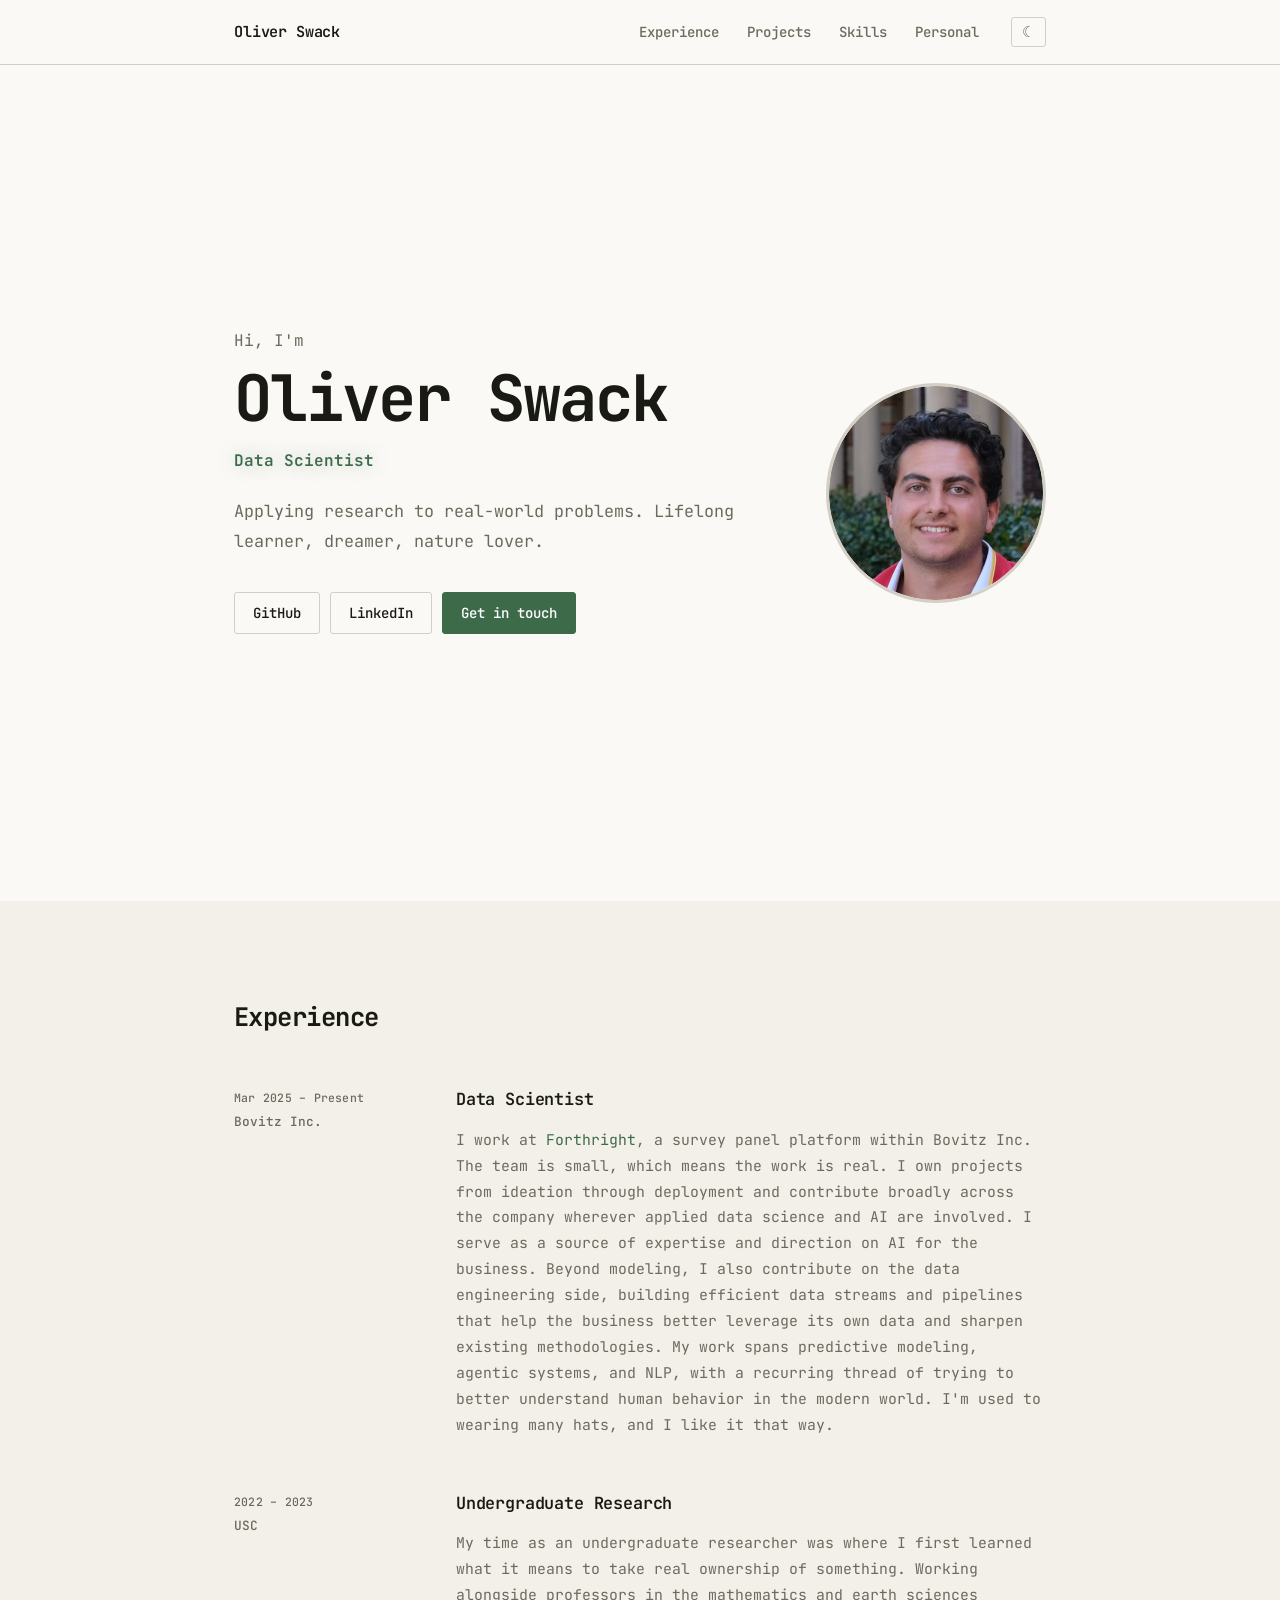
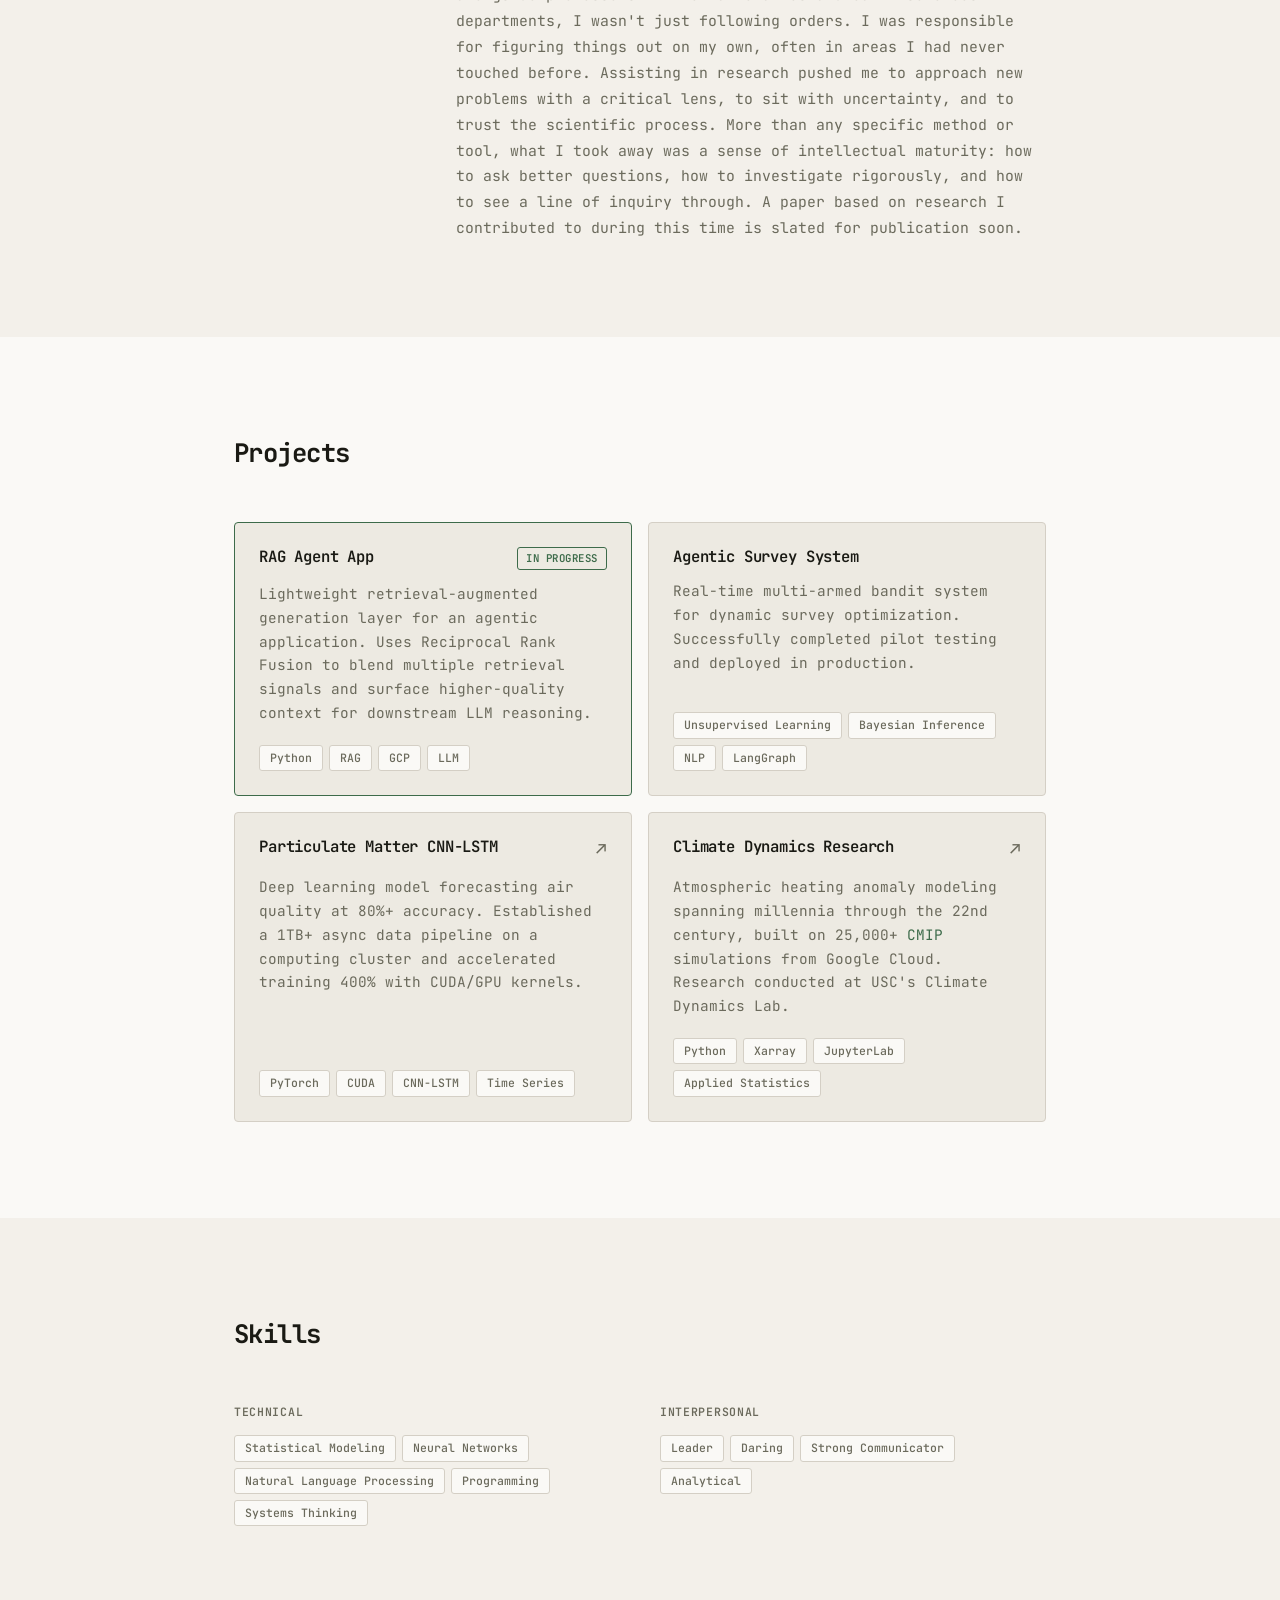
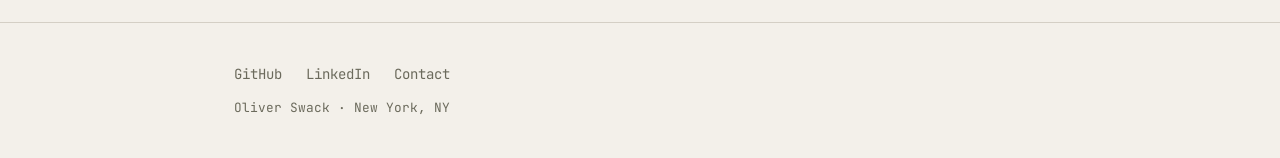
<file: index.html>
<!DOCTYPE html>
<html lang="en" data-theme="light">
<head>
  <meta charset="UTF-8">
  <meta name="viewport" content="width=device-width, initial-scale=1.0">
  <title>Oliver Swack</title>
  <link rel="preconnect" href="https://fonts.googleapis.com">
  <link rel="preconnect" href="https://fonts.gstatic.com" crossorigin>
  <link href="https://fonts.googleapis.com/css2?family=Inter:wght@300;400;500;600;700&family=JetBrains+Mono:wght@400;500;600&display=swap" rel="stylesheet">
  <link rel="stylesheet" href="style.css">
</head>
<body>

  <header>
    <nav>
      <span class="nav-logo">Oliver Swack</span>
      <ul>
        <li><a href="#experience">Experience</a></li>
        <li><a href="#projects">Projects</a></li>
        <li><a href="#skills">Skills</a></li>
        <li><a href="personal.html">Personal</a></li>
      </ul>
      <button class="theme-toggle" aria-label="Toggle dark mode">
        <span class="theme-icon">☾</span>
      </button>
    </nav>
  </header>

  <main>

    <!-- Hero -->
    <section class="hero" id="home">
      <div class="container hero-container">
        <div class="hero-text">
          <div class="hero-text-inner">
            <p class="hero-greeting">Hi, I'm</p>
            <h1 class="hero-name">Oliver Swack</h1>
            <p class="hero-title">Data Scientist</p>
            <p class="hero-tagline">Applying research to real-world problems. Lifelong learner, dreamer, nature lover.</p>
            <div class="hero-links">
              <a href="https://github.com/omswack" target="_blank" rel="noopener" class="btn btn-outline">GitHub</a>
              <a href="https://www.linkedin.com/in/oliverswack/" target="_blank" rel="noopener" class="btn btn-outline">LinkedIn</a>
              <a href="mailto:olivers29@gmail.com" class="btn btn-primary">Get in touch</a>
            </div>
          </div>
        </div>
        <div class="hero-portrait">
          <img src="./portrait_for_page.png" alt="Oliver Swack">
        </div>
      </div>
    </section>

    <!-- Experience -->
    <section id="experience">
      <div class="container">
        <h2 class="section-title fade-in">Experience</h2>
        <div class="timeline">

          <div class="timeline-item fade-in">
            <div class="timeline-meta">
              <span class="timeline-date">Mar 2025 – Present</span>
              <span class="timeline-company">Bovitz Inc.</span>
            </div>
            <div class="timeline-content">
              <h3>Data Scientist</h3>
              <p class="timeline-summary">I work at <a href="https://www.forthrightaccess.com/" target="_blank" rel="noopener">Forthright</a>, a survey panel platform within Bovitz Inc. The team is small, which means the work is real. I own projects from ideation through deployment and contribute broadly across the company wherever applied data science and AI are involved. I serve as a source of expertise and direction on AI for the business. Beyond modeling, I also contribute on the data engineering side, building efficient data streams and pipelines that help the business better leverage its own data and sharpen existing methodologies. My work spans predictive modeling, agentic systems, and NLP, with a recurring thread of trying to better understand human behavior in the modern world. I'm used to wearing many hats, and I like it that way.</p>
            </div>
          </div>

          <div class="timeline-item fade-in">
            <div class="timeline-meta">
              <span class="timeline-date">2022 – 2023</span>
              <span class="timeline-company">USC</span>
            </div>
            <div class="timeline-content">
              <h3>Undergraduate Research</h3>
              <p class="timeline-summary">My time as an undergraduate researcher was where I first learned what it means to take real ownership of something. Working alongside professors in the mathematics and earth sciences departments, I wasn't just following orders. I was responsible for figuring things out on my own, often in areas I had never touched before. Assisting in research pushed me to approach new problems with a critical lens, to sit with uncertainty, and to trust the scientific process. More than any specific method or tool, what I took away was a sense of intellectual maturity: how to ask better questions, how to investigate rigorously, and how to see a line of inquiry through. A paper based on research I contributed to during this time is slated for publication soon.</p>
            </div>
          </div>

        </div>
      </div>
    </section>

    <!-- Projects -->
    <section id="projects">
      <div class="container">
        <h2 class="section-title fade-in">Projects</h2>
        <div class="projects-grid">

          <div class="project-card project-card--current fade-in">
            <div class="project-header">
              <h3>RAG Agent App</h3>
              <span class="project-badge">In Progress</span>
            </div>
            <p>Lightweight retrieval-augmented generation layer for an agentic application. Uses Reciprocal Rank Fusion to blend multiple retrieval signals and surface higher-quality context for downstream LLM reasoning.</p>
            <div class="tags">
              <span class="tag">Python</span>
              <span class="tag">RAG</span>
              <span class="tag">GCP</span>
              <span class="tag">LLM</span>
            </div>
          </div>

          <div class="project-card fade-in">
            <div class="project-header">
              <h3>Agentic Survey System</h3>
            </div>
            <p>Real-time multi-armed bandit system for dynamic survey optimization. Successfully completed pilot testing and deployed in production.</p>
            <div class="tags">
              <span class="tag">Unsupervised Learning</span>
              <span class="tag">Bayesian Inference</span>
              <span class="tag">NLP</span>
              <span class="tag">LangGraph</span>
            </div>
          </div>

          <div class="project-card fade-in">
            <div class="project-header">
              <h3>Particulate Matter CNN-LSTM</h3>
              <a href="https://github.com/omswack/aersol-CNN-LSTM" target="_blank" rel="noopener" class="project-link" aria-label="View on GitHub">↗</a>
            </div>
            <p>Deep learning model forecasting air quality at 80%+ accuracy. Established a 1TB+ async data pipeline on a computing cluster and accelerated training 400% with CUDA/GPU kernels.</p>
            <div class="tags">
              <span class="tag">PyTorch</span>
              <span class="tag">CUDA</span>
              <span class="tag">CNN-LSTM</span>
              <span class="tag">Time Series</span>
            </div>
          </div>

          <div class="project-card fade-in">
            <div class="project-header">
              <h3>Climate Dynamics Research</h3>
              <a href="https://github.com/omswack/summer-research-2023" target="_blank" rel="noopener" class="project-link" aria-label="View on GitHub">↗</a>
            </div>
            <p>Atmospheric heating anomaly modeling spanning millennia through the 22nd century, built on 25,000+ <a href="https://wcrp-cmip.org/cmip-phases/cmip7/" target="_blank" rel="noopener">CMIP</a> simulations from Google Cloud. Research conducted at USC's Climate Dynamics Lab.</p>
            <div class="tags">
              <span class="tag">Python</span>
              <span class="tag">Xarray</span>
              <span class="tag">JupyterLab</span>
              <span class="tag">Applied Statistics</span>
            </div>
          </div>

        </div>
      </div>
    </section>

    <!-- Skills -->
    <section id="skills">
      <div class="container">
        <h2 class="section-title fade-in">Skills</h2>
        <div class="skills-grid">

          <div class="skill-group fade-in">
            <h4>Technical</h4>
            <div class="tags">
              <span class="tag">Statistical Modeling</span>
              <span class="tag">Neural Networks</span>
              <span class="tag">Natural Language Processing</span>
              <span class="tag">Programming</span>
              <span class="tag">Systems Thinking</span>
            </div>
          </div>

          <div class="skill-group fade-in">
            <h4>Interpersonal</h4>
            <div class="tags">
              <span class="tag">Leader</span>
              <span class="tag">Daring</span>
              <span class="tag">Strong Communicator</span>
              <span class="tag">Analytical</span>
            </div>
          </div>

        </div>
      </div>
    </section>

  </main>

  <footer>
    <div class="container">
      <div class="footer-links">
        <a href="https://github.com/omswack" target="_blank" rel="noopener">GitHub</a>
        <a href="https://www.linkedin.com/in/oliverswack/" target="_blank" rel="noopener">LinkedIn</a>
        <a href="mailto:olivers29@gmail.com">Contact</a>
      </div>
      <p class="footer-copy">Oliver Swack · New York, NY</p>
    </div>
  </footer>

  <script src="scripts.js"></script>
</body>
</html>
</file>
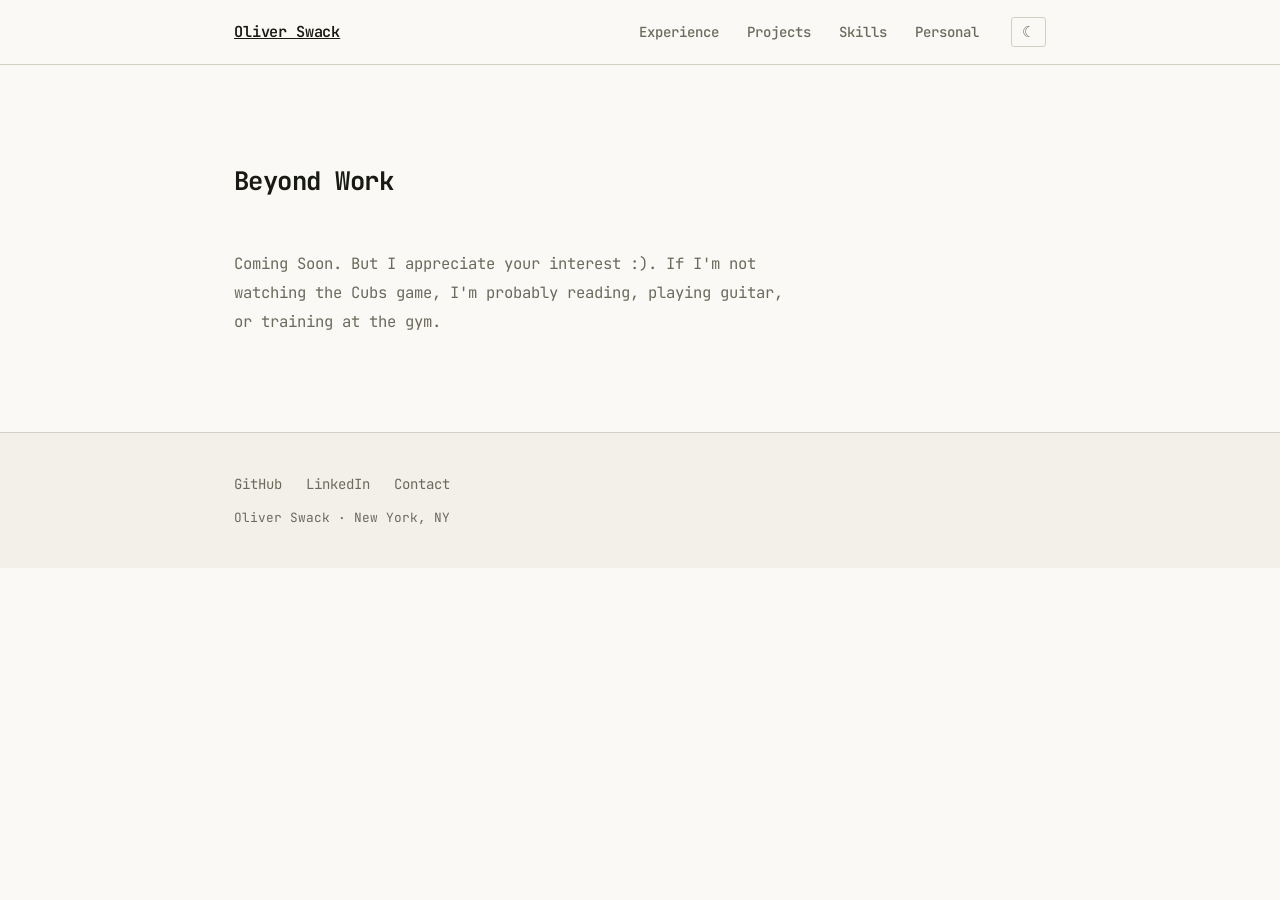
<file: personal.html>
<!DOCTYPE html>
<html lang="en" data-theme="light">
<head>
  <meta charset="UTF-8">
  <meta name="viewport" content="width=device-width, initial-scale=1.0">
  <title>Oliver Swack: Beyond Work</title>
  <link rel="preconnect" href="https://fonts.googleapis.com">
  <link rel="preconnect" href="https://fonts.gstatic.com" crossorigin>
  <link href="https://fonts.googleapis.com/css2?family=Inter:wght@300;400;500;600;700&family=JetBrains+Mono:wght@400;500;600&display=swap" rel="stylesheet">
  <link rel="stylesheet" href="style.css">
</head>
<body>

  <header>
    <nav>
      <a href="index.html" class="nav-logo">Oliver Swack</a>
      <ul>
        <li><a href="index.html#experience">Experience</a></li>
        <li><a href="index.html#projects">Projects</a></li>
        <li><a href="index.html#skills">Skills</a></li>
        <li><a href="personal.html" class="active">Personal</a></li>
      </ul>
      <button class="theme-toggle" aria-label="Toggle dark mode">
        <span class="theme-icon">☾</span>
      </button>
    </nav>
  </header>

  <main>

    <section id="personal">
      <div class="container">
        <h2 class="section-title fade-in">Beyond Work</h2>
        <div class="personal-prose">
          <p class="fade-in">Coming Soon. But I appreciate your interest :). If I'm not watching the Cubs game, I'm probably reading, playing guitar, or training at the gym.</p>
        </div>
      </div>
    </section>

  </main>

  <footer>
    <div class="container">
      <div class="footer-links">
        <a href="https://github.com/omswack" target="_blank" rel="noopener">GitHub</a>
        <a href="https://www.linkedin.com/in/oliverswack/" target="_blank" rel="noopener">LinkedIn</a>
        <a href="mailto:olivers29@gmail.com">Contact</a>
      </div>
      <p class="footer-copy">Oliver Swack · New York, NY</p>
    </div>
  </footer>

  <script src="scripts.js"></script>
</body>
</html>
</file>
<file: style.css>
/* ===== CSS Custom Properties ===== */
:root {
  --bg: #faf9f6;
  --bg-secondary: #f3f0ea;
  --surface: #edeae2;
  --border: #d4cfc5;
  --text-primary: #1a1a14;
  --text-secondary: #6b6a5c;
  --accent: #3d6b4a;
  --accent-hover: #2e5239;
  --nav-height: 64px;
  --mono: 'JetBrains Mono', ui-monospace, monospace;
}

[data-theme="dark"] {
  --bg: #141414;
  --bg-secondary: #1a1a1a;
  --surface: #222222;
  --border: #2e2e2e;
  --text-primary: #f0ede4;
  --text-secondary: #9a9a86;
  --accent: #6aab7a;
  --accent-hover: #85c094;
}

/* ===== Reset ===== */
*, *::before, *::after {
  box-sizing: border-box;
  margin: 0;
  padding: 0;
}

html {
  scroll-behavior: smooth;
}

body {
  font-family: 'JetBrains Mono', ui-monospace, monospace;
  background-color: var(--bg);
  color: var(--text-primary);
  line-height: 1.6;
  transition: background-color 0.2s ease, color 0.2s ease;
}

/* ===== Layout ===== */
.container {
  max-width: 860px;
  margin: 0 auto;
  padding: 0 24px;
}

section {
  padding: 96px 0;
}

section:nth-child(even) {
  background-color: var(--bg-secondary);
}

/* ===== Navigation ===== */
header {
  position: sticky;
  top: 0;
  z-index: 100;
  background-color: var(--bg);
  border-bottom: 1px solid var(--border);
  transition: background-color 0.2s ease, border-color 0.2s ease;
}

nav {
  max-width: 860px;
  margin: 0 auto;
  padding: 0 24px;
  height: var(--nav-height);
  display: flex;
  align-items: center;
  gap: 32px;
}

.nav-logo {
  font-weight: 600;
  font-size: 0.95rem;
  color: var(--text-primary);
  letter-spacing: -0.01em;
  margin-right: auto;
}

nav ul {
  display: flex;
  list-style: none;
  gap: 28px;
}

nav ul a {
  color: var(--text-secondary);
  text-decoration: none;
  font-size: 0.875rem;
  font-weight: 500;
  transition: color 0.15s;
}

nav ul a:hover {
  color: var(--text-primary);
}

nav ul a.active {
  color: var(--text-primary);
  font-weight: 600;
}

.theme-toggle {
  background: none;
  border: 1px solid var(--border);
  border-radius: 3px;
  padding: 6px 10px;
  cursor: pointer;
  font-size: 0.95rem;
  color: var(--text-secondary);
  transition: border-color 0.15s, color 0.15s;
  line-height: 1;
}

.theme-toggle:hover {
  border-color: var(--text-secondary);
  color: var(--text-primary);
}

/* ===== Hero ===== */
.hero {
  padding: 120px 0 100px;
  min-height: calc(100vh - var(--nav-height));
  display: flex;
  align-items: center;
}

.hero-container {
  display: flex;
  align-items: center;
  gap: 64px;
}

.hero-text {
  flex: 1;
  min-width: 0;
}

.hero-text-inner {
  display: inline-flex;
  flex-direction: column;
  align-items: flex-start;
}

.hero-portrait {
  flex-shrink: 0;
}

.hero-portrait img {
  width: 220px;
  height: 220px;
  border-radius: 50%;
  object-fit: cover;
  object-position: center top;
  border: 3px solid var(--border);
  display: block;
}

.hero-greeting {
  font-size: 1rem;
  color: var(--text-secondary);
  margin-bottom: 10px;
  font-weight: 400;
}

.hero-name {
  font-size: clamp(2.5rem, 6vw, 4rem);
  font-weight: 700;
  letter-spacing: -0.03em;
  line-height: 1.1;
  margin-bottom: 14px;
}

.hero-title {
  font-size: 1rem;
  font-family: var(--mono);
  color: var(--accent);
  font-weight: 600;
  margin-bottom: 24px;
  text-shadow: 0 0 18px rgba(61, 107, 74, 0.35);
}

.hero-tagline {
  font-size: 1.05rem;
  color: var(--text-secondary);
  line-height: 1.75;
  margin-bottom: 36px;
}

.hero-links {
  display: flex;
  gap: 10px;
  flex-wrap: wrap;
  margin-bottom: 24px;
}

.hero-location {
  font-size: 0.875rem;
  color: var(--text-secondary);
}

/* ===== Buttons ===== */
.btn {
  display: inline-flex;
  align-items: center;
  padding: 9px 18px;
  border-radius: 3px;
  font-size: 0.875rem;
  font-weight: 500;
  text-decoration: none;
  transition: all 0.15s;
  cursor: pointer;
  font-family: inherit;
}

.btn-primary {
  background-color: var(--accent);
  color: #fff;
  border: 1px solid var(--accent);
}

.btn-primary:hover {
  background-color: var(--accent-hover);
  border-color: var(--accent-hover);
}

.btn-outline {
  background-color: transparent;
  color: var(--text-primary);
  border: 1px solid var(--border);
}

.btn-outline:hover {
  border-color: var(--text-secondary);
}

/* ===== Section Titles ===== */
.section-title {
  font-size: 1.6rem;
  font-weight: 700;
  letter-spacing: -0.02em;
  margin-bottom: 48px;
}

/* ===== Experience Timeline ===== */
.timeline {
  display: flex;
  flex-direction: column;
  gap: 52px;
}

.timeline-item {
  display: grid;
  grid-template-columns: 190px 1fr;
  gap: 32px;
}

.timeline-meta {
  display: flex;
  flex-direction: column;
  gap: 5px;
  padding-top: 3px;
}

.timeline-date {
  font-size: 0.72rem;
  color: var(--text-secondary);
  font-weight: 500;
  font-family: var(--mono);
  letter-spacing: 0.02em;
}

.timeline-company {
  font-size: 0.8rem;
  font-family: var(--mono);
  color: var(--text-secondary);
  font-weight: 500;
}

.timeline-content h3 {
  font-size: 1.05rem;
  font-weight: 600;
  margin-bottom: 14px;
  letter-spacing: -0.01em;
}

.timeline-content ul {
  list-style: none;
  display: flex;
  flex-direction: column;
  gap: 10px;
}

.timeline-content ul li {
  font-size: 0.925rem;
  color: var(--text-secondary);
  padding-left: 18px;
  position: relative;
  line-height: 1.65;
}

.timeline-content ul li::before {
  content: "—";
  position: absolute;
  left: 0;
  color: var(--border);
}

.timeline-summary {
  font-size: 0.925rem;
  color: var(--text-secondary);
  line-height: 1.75;
}

.timeline-summary a {
  color: var(--accent);
  text-decoration: none;
}

.timeline-summary a:hover {
  text-decoration: underline;
}

/* ===== Projects ===== */
.projects-grid {
  display: grid;
  grid-template-columns: repeat(2, 1fr);
  gap: 16px;
}

.project-card {
  background-color: var(--surface);
  border: 1px solid var(--border);
  border-radius: 4px;
  padding: 24px;
  transition: border-color 0.15s;
  display: flex;
  flex-direction: column;
}

.project-card:hover {
  border-color: var(--text-secondary);
}

.project-card--current {
  border-color: var(--accent);
}

.project-card--current:hover {
  border-color: var(--accent-hover);
}

.project-badge {
  font-size: 0.67rem;
  font-weight: 600;
  font-family: var(--mono);
  text-transform: uppercase;
  letter-spacing: 0.05em;
  color: var(--accent);
  border: 1px solid var(--accent);
  border-radius: 3px;
  padding: 2px 8px;
  flex-shrink: 0;
  margin-left: 12px;
  white-space: nowrap;
  align-self: center;
}

.project-header {
  display: flex;
  justify-content: space-between;
  align-items: flex-start;
  margin-bottom: 12px;
}

.project-header h3 {
  font-size: 0.975rem;
  font-weight: 600;
  letter-spacing: -0.01em;
  line-height: 1.3;
}

.project-link {
  color: var(--text-secondary);
  text-decoration: none;
  font-size: 1.1rem;
  transition: color 0.15s;
  flex-shrink: 0;
  margin-left: 12px;
  margin-top: -2px;
}

.project-link:hover {
  color: var(--text-primary);
}

.project-card p {
  font-size: 0.9rem;
  color: var(--text-secondary);
  line-height: 1.65;
  margin-bottom: 20px;
  flex: 1;
}

.project-card p a {
  color: var(--accent);
  text-decoration: none;
}

.project-card p a:hover {
  text-decoration: underline;
}

/* ===== Tags ===== */
.tags {
  display: flex;
  flex-wrap: wrap;
  gap: 6px;
}

.tag {
  display: inline-block;
  padding: 3px 10px;
  background-color: var(--bg);
  border: 1px solid var(--border);
  border-radius: 3px;
  font-size: 0.72rem;
  font-family: var(--mono);
  color: var(--text-secondary);
  font-weight: 500;
  transition: background-color 0.2s;
}

[data-theme="dark"] .tag {
  background-color: var(--surface);
}

/* ===== Skills ===== */
.skills-grid {
  display: grid;
  grid-template-columns: repeat(2, 1fr);
  gap: 40px;
}

.skill-group h4 {
  font-size: 0.72rem;
  font-weight: 600;
  font-family: var(--mono);
  text-transform: uppercase;
  letter-spacing: 0.06em;
  color: var(--text-secondary);
  margin-bottom: 14px;
}

/* ===== Personal ===== */
.personal-prose {
  max-width: 560px;
  display: flex;
  flex-direction: column;
  gap: 22px;
}

.personal-prose p {
  font-size: 0.975rem;
  color: var(--text-secondary);
  line-height: 1.85;
}

.personal-intro {
  font-size: 1.025rem;
  color: var(--text-secondary);
  max-width: 600px;
  margin-bottom: 40px;
  line-height: 1.75;
}

.personal-grid {
  display: grid;
  grid-template-columns: repeat(3, 1fr);
  gap: 16px;
}

.personal-item {
  padding: 20px;
  background-color: var(--surface);
  border: 1px solid var(--border);
  border-radius: 4px;
  transition: border-color 0.15s;
}

.personal-item:hover {
  border-color: var(--text-secondary);
}

.personal-label {
  display: block;
  font-size: 0.7rem;
  font-weight: 600;
  font-family: var(--mono);
  text-transform: uppercase;
  letter-spacing: 0.06em;
  color: var(--text-secondary);
  margin-bottom: 8px;
}

.personal-item p {
  font-size: 0.9rem;
  color: var(--text-secondary);
  line-height: 1.65;
}

/* ===== Footer ===== */
footer {
  background-color: var(--bg-secondary);
  border-top: 1px solid var(--border);
  padding: 40px 0;
}

.footer-links {
  display: flex;
  gap: 24px;
  margin-bottom: 12px;
}

.footer-links a {
  color: var(--text-secondary);
  text-decoration: none;
  font-size: 0.875rem;
  transition: color 0.15s;
}

.footer-links a:hover {
  color: var(--text-primary);
}

.footer-copy {
  font-size: 0.8rem;
  color: var(--text-secondary);
}

/* ===== Scroll Fade-In ===== */
.fade-in {
  opacity: 0;
  transform: translateY(18px);
  transition: opacity 0.5s ease, transform 0.5s ease;
}

.fade-in.visible {
  opacity: 1;
  transform: translateY(0);
}

/* ===== Responsive ===== */
@media (max-width: 768px) {
  section {
    padding: 64px 0;
  }

  .hero {
    padding: 72px 0 60px;
    min-height: auto;
  }

  .timeline-item {
    grid-template-columns: 1fr;
    gap: 6px;
  }

  .timeline-meta {
    flex-direction: row;
    align-items: center;
    gap: 12px;
  }

  .projects-grid {
    grid-template-columns: 1fr;
  }

  .skills-grid {
    grid-template-columns: 1fr;
    gap: 28px;
  }

  .personal-grid {
    grid-template-columns: repeat(2, 1fr);
  }

  nav ul {
    display: none;
  }

  .hero-portrait img {
    width: 140px;
    height: 140px;
  }

  .hero-container {
    gap: 32px;
  }
}

@media (max-width: 480px) {
  .personal-grid {
    grid-template-columns: 1fr;
  }

  .hero-name {
    font-size: 2.25rem;
  }

  .hero-links {
    flex-direction: column;
    align-items: flex-start;
  }
}
</file>
